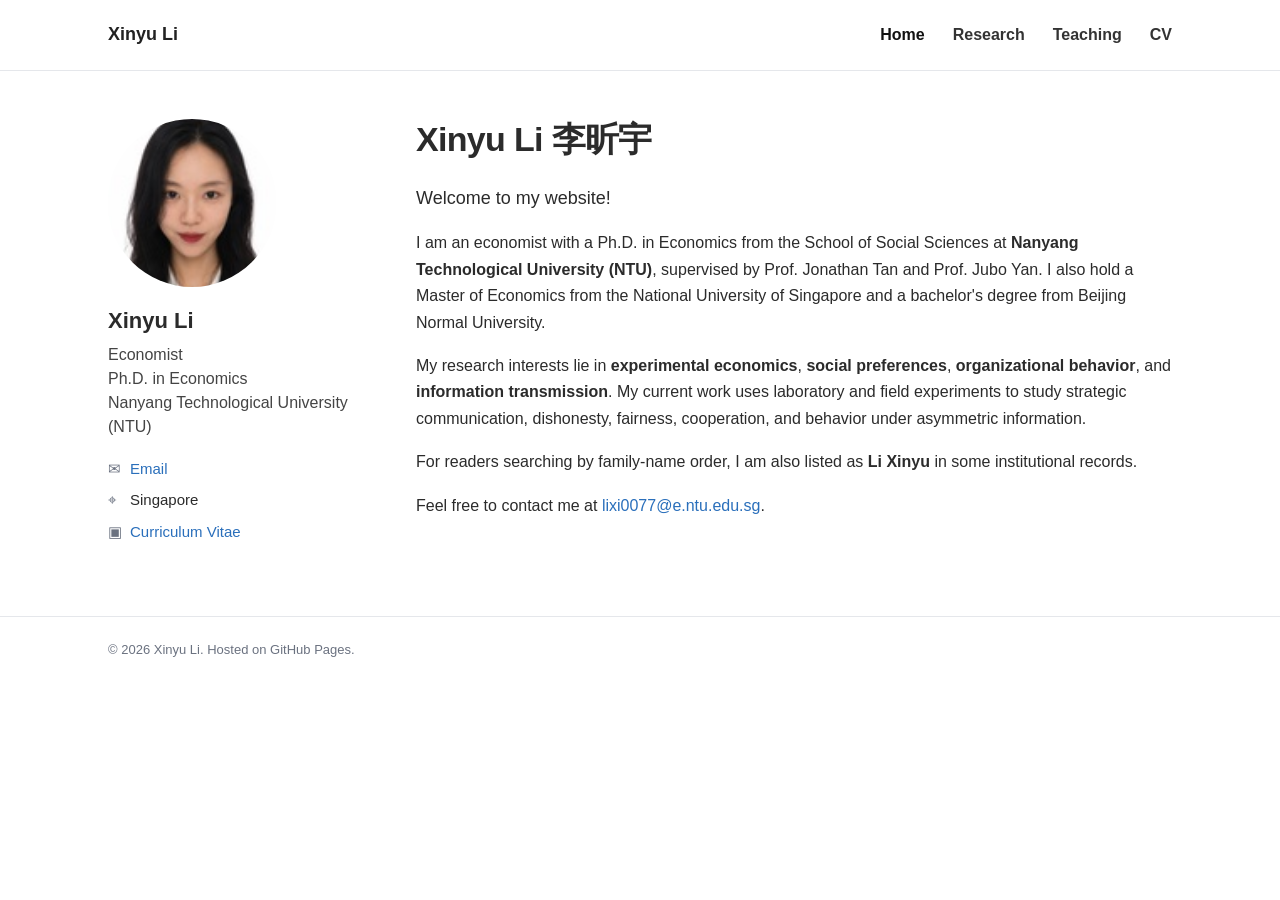
<file: index.html>
<!doctype html>
<html lang="en">
<head>
  <meta charset="utf-8">
  <meta name="viewport" content="width=device-width, initial-scale=1">
  <title>Xinyu Li | Economics | Nanyang Technological University (NTU)</title>
  <meta name="description" content="Xinyu Li (Li Xinyu, 李昕宇) is an economist with a Ph.D. in Economics from Nanyang Technological University (NTU). Research interests include experimental economics, social preferences, organizational behavior, and information transmission.">
  <meta name="author" content="Xinyu Li">
  <meta name="robots" content="index, follow">
  <link rel="canonical" href="https://e0575634-lxy.github.io/">
  <meta property="og:type" content="profile">
  <meta property="og:title" content="Xinyu Li | Economics | Nanyang Technological University (NTU)">
  <meta property="og:description" content="Academic website of Xinyu Li, economist and Ph.D. in Economics from Nanyang Technological University (NTU).">
  <meta property="og:url" content="https://e0575634-lxy.github.io/">
  <meta property="og:image" content="https://e0575634-lxy.github.io/xinyu-li.jpg">
  <meta name="twitter:card" content="summary">
  <link rel="stylesheet" href="style.css">
  <script type="application/ld+json">
  {
    "@context": "https://schema.org",
    "@type": "Person",
    "name": "Xinyu Li",
    "alternateName": ["Li Xinyu", "李昕宇"],
    "url": "https://e0575634-lxy.github.io/",
    "image": "https://e0575634-lxy.github.io/xinyu-li.jpg",
    "email": "mailto:lixi0077@e.ntu.edu.sg",
    "jobTitle": "Economist",
    "alumniOf": [
      {"@type": "CollegeOrUniversity", "name": "Nanyang Technological University"},
      {"@type": "CollegeOrUniversity", "name": "National University of Singapore"},
      {"@type": "CollegeOrUniversity", "name": "Beijing Normal University"}
    ],
    "knowsAbout": [
      "Experimental Economics",
      "Social Preferences",
      "Organizational Behavior",
      "Information Transmission"
    ]
  }
  </script>
</head>
<body>
  <header class="masthead">
    <div class="masthead-inner">
      <a class="site-title" href="index.html">Xinyu Li</a>
      <nav class="site-nav" aria-label="Primary navigation">
        <a class="active" href="index.html">Home</a>
        <a href="research.html">Research</a>
        <a href="teaching.html">Teaching</a>
        <a href="Xinyu_Li_CV.pdf" target="_blank" rel="noopener">CV</a>
      </nav>
    </div>
  </header>

  <main class="page">
    <aside class="author-profile">
      <img class="author-photo" src="xinyu-li.jpg" alt="Xinyu Li, economist and NTU Economics Ph.D.">
      <div>
        <h2 class="author-name">Xinyu Li</h2>
        <p class="author-title">Economist<br>Ph.D. in Economics<br>Nanyang Technological University (NTU)</p>
      </div>
      <ul class="author-links">
        <li><span class="icon">✉</span><a href="mailto:lixi0077@e.ntu.edu.sg">Email</a></li>
        <li><span class="icon">⌖</span>Singapore</li>
        <li><span class="icon">▣</span><a href="Xinyu_Li_CV.pdf" target="_blank" rel="noopener">Curriculum Vitae</a></li>
      </ul>
    </aside>

    <article class="content">
      <h1>Xinyu Li 李昕宇</h1>
      <p class="lead">Welcome to my website!</p>
      <p>I am an economist with a Ph.D. in Economics from the School of Social Sciences at <strong>Nanyang Technological University (NTU)</strong>, supervised by Prof. Jonathan Tan and Prof. Jubo Yan. I also hold a Master of Economics from the National University of Singapore and a bachelor's degree from Beijing Normal University.</p>
      <p>My research interests lie in <strong>experimental economics</strong>, <strong>social preferences</strong>, <strong>organizational behavior</strong>, and <strong>information transmission</strong>. My current work uses laboratory and field experiments to study strategic communication, dishonesty, fairness, cooperation, and behavior under asymmetric information.</p>
      <p>For readers searching by family-name order, I am also listed as <strong>Li Xinyu</strong> in some institutional records.</p>
      <p>Feel free to contact me at <a href="mailto:lixi0077@e.ntu.edu.sg">lixi0077@e.ntu.edu.sg</a>.</p>
    </article>
  </main>

  <footer class="footer">
    <div class="footer-inner">© 2026 Xinyu Li. Hosted on GitHub Pages.</div>
  </footer>
</body>
</html>
</file>
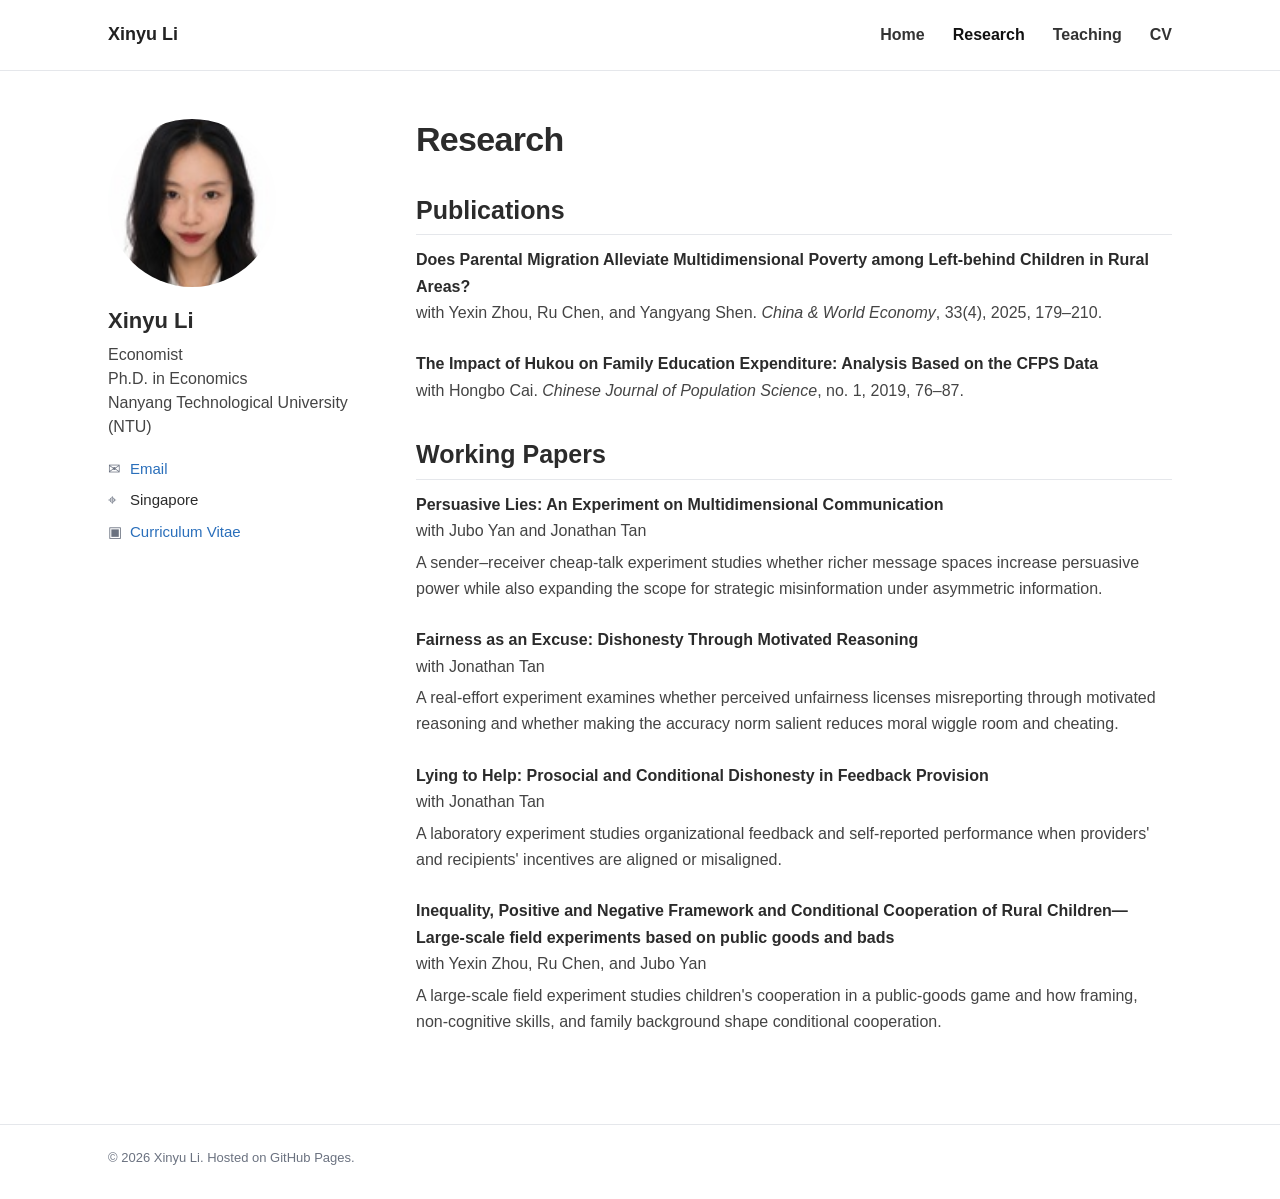
<file: research.html>
<!doctype html>
<html lang="en">
<head>
  <meta charset="utf-8">
  <meta name="viewport" content="width=device-width, initial-scale=1">
  <title>Research | Xinyu Li | Experimental Economics</title>
  <meta name="description" content="Research and publications by Xinyu Li (Li Xinyu), economist and NTU Economics Ph.D., in experimental economics, information transmission, social preferences, and organizational behavior.">
  <meta name="robots" content="index, follow">
  <link rel="canonical" href="https://e0575634-lxy.github.io/research.html">
  <meta property="og:title" content="Research | Xinyu Li">
  <meta property="og:type" content="website">
  <meta property="og:url" content="https://e0575634-lxy.github.io/research.html">
  <link rel="stylesheet" href="style.css">
</head>
<body>
  <header class="masthead">
    <div class="masthead-inner">
      <a class="site-title" href="index.html">Xinyu Li</a>
      <nav class="site-nav" aria-label="Primary navigation">
        <a href="index.html">Home</a>
        <a class="active" href="research.html">Research</a>
        <a href="teaching.html">Teaching</a>
        <a href="Xinyu_Li_CV.pdf" target="_blank" rel="noopener">CV</a>
      </nav>
    </div>
  </header>

  <main class="page">
    <aside class="author-profile">
      <img class="author-photo" src="xinyu-li.jpg" alt="Xinyu Li, economist and NTU Economics Ph.D.">
      <div>
        <h2 class="author-name">Xinyu Li</h2>
        <p class="author-title">Economist<br>Ph.D. in Economics<br>Nanyang Technological University (NTU)</p>
      </div>
      <ul class="author-links">
        <li><span class="icon">✉</span><a href="mailto:lixi0077@e.ntu.edu.sg">Email</a></li>
        <li><span class="icon">⌖</span>Singapore</li>
        <li><span class="icon">▣</span><a href="Xinyu_Li_CV.pdf" target="_blank" rel="noopener">Curriculum Vitae</a></li>
      </ul>
    </aside>

    <article class="content">
      <h1>Research</h1>
      <h2>Publications</h2>

      <div class="paper">
        <div class="paper-title">Does Parental Migration Alleviate Multidimensional Poverty among Left-behind Children in Rural Areas?</div>
        <div class="paper-meta">with Yexin Zhou, Ru Chen, and Yangyang Shen. <em>China &amp; World Economy</em>, 33(4), 2025, 179–210.</div>
      </div>

      <div class="paper">
        <div class="paper-title">The Impact of Hukou on Family Education Expenditure: Analysis Based on the CFPS Data</div>
        <div class="paper-meta">with Hongbo Cai. <em>Chinese Journal of Population Science</em>, no. 1, 2019, 76–87.</div>
      </div>

      <h2>Working Papers</h2>

      <div class="paper">
        <div class="paper-title">Persuasive Lies: An Experiment on Multidimensional Communication</div>
        <div class="paper-meta">with Jubo Yan and Jonathan Tan</div>
        <p class="paper-desc">A sender–receiver cheap-talk experiment studies whether richer message spaces increase persuasive power while also expanding the scope for strategic misinformation under asymmetric information.</p>
      </div>

      <div class="paper">
        <div class="paper-title">Fairness as an Excuse: Dishonesty Through Motivated Reasoning</div>
        <div class="paper-meta">with Jonathan Tan</div>
        <p class="paper-desc">A real-effort experiment examines whether perceived unfairness licenses misreporting through motivated reasoning and whether making the accuracy norm salient reduces moral wiggle room and cheating.</p>
      </div>

      <div class="paper">
        <div class="paper-title">Lying to Help: Prosocial and Conditional Dishonesty in Feedback Provision</div>
        <div class="paper-meta">with Jonathan Tan</div>
        <p class="paper-desc">A laboratory experiment studies organizational feedback and self-reported performance when providers' and recipients' incentives are aligned or misaligned.</p>
      </div>

      <div class="paper">
        <div class="paper-title">Inequality, Positive and Negative Framework and Conditional Cooperation of Rural Children—Large-scale field experiments based on public goods and bads</div>
        <div class="paper-meta">with Yexin Zhou, Ru Chen, and Jubo Yan</div>
        <p class="paper-desc">A large-scale field experiment studies children's cooperation in a public-goods game and how framing, non-cognitive skills, and family background shape conditional cooperation.</p>
      </div>
    </article>
  </main>

  <footer class="footer">
    <div class="footer-inner">© 2026 Xinyu Li. Hosted on GitHub Pages.</div>
  </footer>
</body>
</html>
</file>
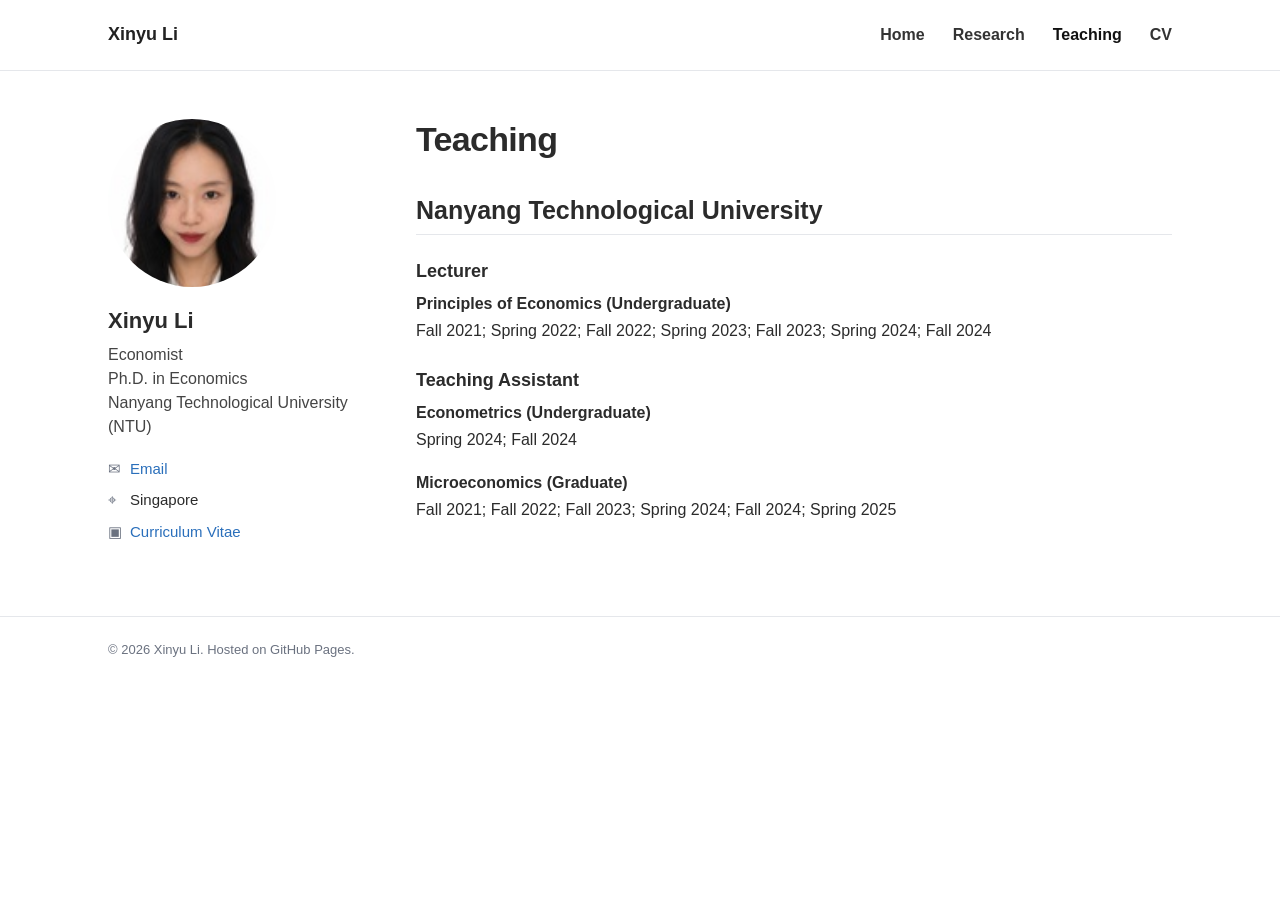
<file: teaching.html>
<!doctype html>
<html lang="en">
<head>
  <meta charset="utf-8">
  <meta name="viewport" content="width=device-width, initial-scale=1">
  <title>Teaching | Xinyu Li | Nanyang Technological University</title>
  <meta name="description" content="Teaching experience of Xinyu Li at Nanyang Technological University (NTU), including Principles of Economics, Econometrics, and Graduate Microeconomics.">
  <meta name="robots" content="index, follow">
  <link rel="canonical" href="https://e0575634-lxy.github.io/teaching.html">
  <meta property="og:title" content="Teaching | Xinyu Li">
  <meta property="og:type" content="website">
  <meta property="og:url" content="https://e0575634-lxy.github.io/teaching.html">
  <link rel="stylesheet" href="style.css">
</head>
<body>
  <header class="masthead">
    <div class="masthead-inner">
      <a class="site-title" href="index.html">Xinyu Li</a>
      <nav class="site-nav" aria-label="Primary navigation">
        <a href="index.html">Home</a>
        <a href="research.html">Research</a>
        <a class="active" href="teaching.html">Teaching</a>
        <a href="Xinyu_Li_CV.pdf" target="_blank" rel="noopener">CV</a>
      </nav>
    </div>
  </header>

  <main class="page">
    <aside class="author-profile">
      <img class="author-photo" src="xinyu-li.jpg" alt="Xinyu Li, economist and NTU Economics Ph.D.">
      <div>
        <h2 class="author-name">Xinyu Li</h2>
        <p class="author-title">Economist<br>Ph.D. in Economics<br>Nanyang Technological University (NTU)</p>
      </div>
      <ul class="author-links">
        <li><span class="icon">✉</span><a href="mailto:lixi0077@e.ntu.edu.sg">Email</a></li>
        <li><span class="icon">⌖</span>Singapore</li>
        <li><span class="icon">▣</span><a href="Xinyu_Li_CV.pdf" target="_blank" rel="noopener">Curriculum Vitae</a></li>
      </ul>
    </aside>

    <article class="content">
      <h1>Teaching</h1>
      <div class="teaching-group">
        <h2>Nanyang Technological University</h2>
        <h3>Lecturer</h3>
        <p><strong>Principles of Economics (Undergraduate)</strong><br>
        Fall 2021; Spring 2022; Fall 2022; Spring 2023; Fall 2023; Spring 2024; Fall 2024</p>

        <h3>Teaching Assistant</h3>
        <p><strong>Econometrics (Undergraduate)</strong><br>
        Spring 2024; Fall 2024</p>
        <p><strong>Microeconomics (Graduate)</strong><br>
        Fall 2021; Fall 2022; Fall 2023; Spring 2024; Fall 2024; Spring 2025</p>
      </div>
    </article>
  </main>

  <footer class="footer">
    <div class="footer-inner">© 2026 Xinyu Li. Hosted on GitHub Pages.</div>
  </footer>
</body>
</html>
</file>
<file: style.css>
:root {
  --text: #2b2b2b;
  --muted: #6b7280;
  --line: #e5e7eb;
  --link: #2a6fbb;
  --max: 1120px;
}
* { box-sizing: border-box; }
html { scroll-behavior: smooth; }
body {
  margin: 0;
  color: var(--text);
  background: #fff;
  font-family: -apple-system, BlinkMacSystemFont, "Segoe UI", Roboto, Helvetica, Arial, "Noto Sans", sans-serif;
  font-size: 16px;
  line-height: 1.65;
}
a { color: var(--link); text-decoration: none; }
a:hover { text-decoration: underline; }
.masthead {
  border-bottom: 1px solid var(--line);
  background: #fff;
}
.masthead-inner {
  max-width: var(--max);
  margin: 0 auto;
  padding: 0 28px;
  display: flex;
  align-items: center;
  min-height: 70px;
}
.site-title {
  font-weight: 700;
  font-size: 18px;
  color: #222;
  margin-right: auto;
  white-space: nowrap;
}
.site-nav {
  display: flex;
  gap: 28px;
  align-items: center;
  font-weight: 600;
}
.site-nav a { color: #333; }
.site-nav a.active { color: #111; }
.page {
  max-width: var(--max);
  margin: 0 auto;
  padding: 48px 28px 64px;
  display: grid;
  grid-template-columns: 240px minmax(0, 1fr);
  gap: 68px;
}
.author-profile { min-width: 0; }
.author-photo {
  width: 168px;
  height: 168px;
  object-fit: cover;
  object-position: 50% 35%;
  border-radius: 50%;
  display: block;
  margin-bottom: 20px;
}
.author-name {
  font-size: 22px;
  line-height: 1.25;
  margin: 0 0 8px;
}
.author-title {
  margin: 0 0 18px;
  color: #444;
  line-height: 1.5;
}
.author-links {
  list-style: none;
  padding: 0;
  margin: 0;
  font-size: 15px;
}
.author-links li { margin: 7px 0; }
.icon { display: inline-block; width: 22px; color: var(--muted); }
.content { min-width: 0; max-width: 760px; }
.content h1 {
  font-size: 34px;
  line-height: 1.2;
  margin: 0 0 24px;
  font-weight: 700;
  letter-spacing: -0.02em;
}
.content h2 {
  font-size: 25px;
  line-height: 1.3;
  margin: 34px 0 12px;
  padding-bottom: 8px;
  border-bottom: 1px solid var(--line);
}
.content h3 {
  font-size: 18px;
  line-height: 1.4;
  margin: 24px 0 7px;
}
.content p { margin: 0 0 17px; }
.lead { font-size: 18px; }
.paper { margin-bottom: 25px; }
.paper-title { font-weight: 700; }
.paper-meta { color: #444; }
.paper-desc { margin-top: 5px !important; color: #444; }
.teaching-group { margin-bottom: 28px; }
.footer {
  border-top: 1px solid var(--line);
  color: var(--muted);
  font-size: 13px;
}
.footer-inner {
  max-width: var(--max);
  margin: 0 auto;
  padding: 22px 28px 30px;
}
@media (max-width: 760px) {
  .masthead-inner { padding: 0 20px; min-height: 62px; }
  .site-title { display: none; }
  .site-nav { gap: 18px; font-size: 15px; width: 100%; justify-content: flex-start; overflow-x: auto; }
  .page { grid-template-columns: 1fr; gap: 32px; padding: 34px 20px 48px; }
  .author-profile { display: grid; grid-template-columns: 112px 1fr; column-gap: 18px; align-items: start; }
  .author-photo { width: 112px; height: 112px; margin: 0; }
  .author-links { grid-column: 1 / -1; margin-top: 14px; }
  .content h1 { font-size: 30px; }
}
</file>
